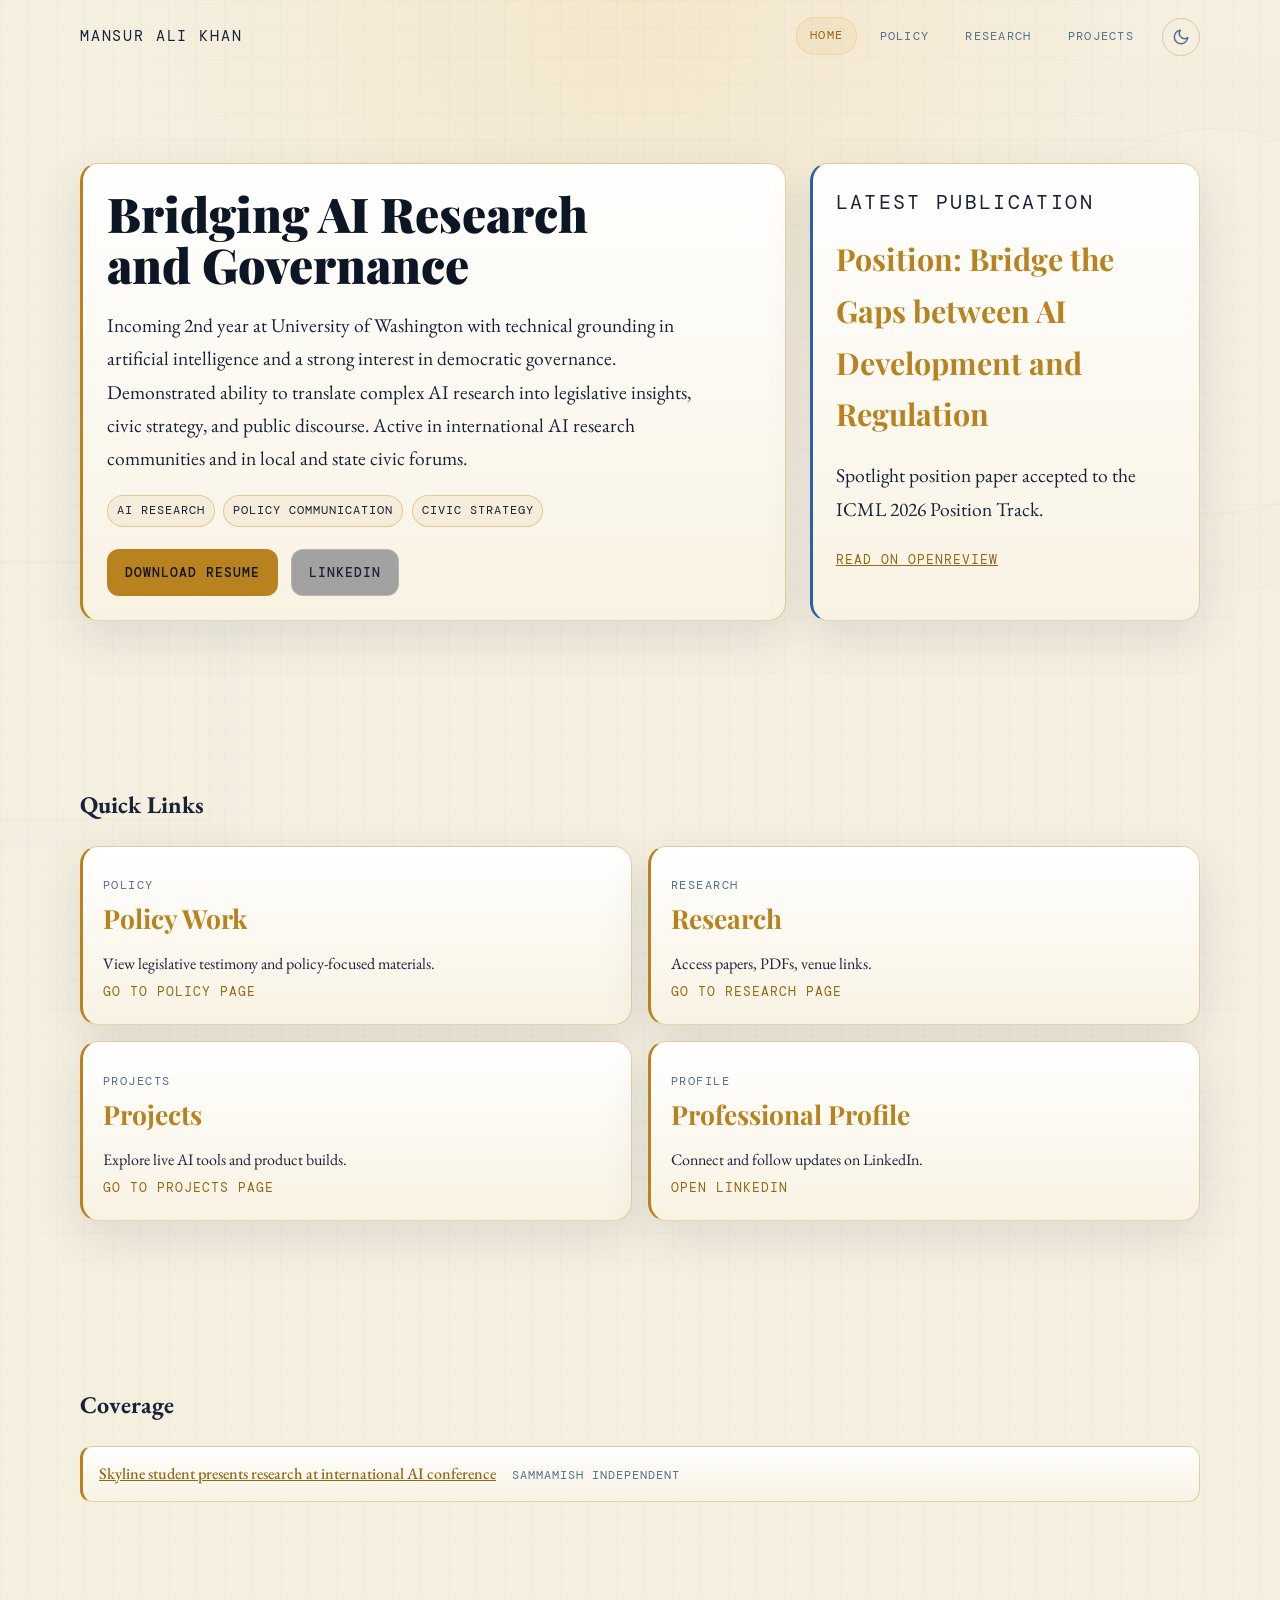
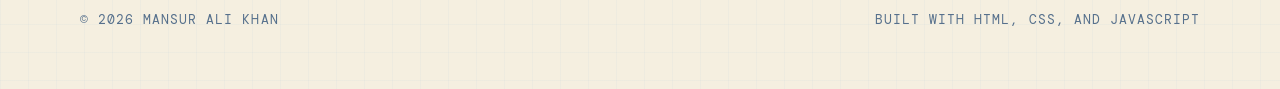
<file: index.html>
<!doctype html>
<html lang="en" data-theme="light">
<head>
  <meta charset="UTF-8">
  <meta name="viewport" content="width=device-width, initial-scale=1.0">
  <title>Mansur Ali Khan | Home</title>
  <link rel="preconnect" href="https://fonts.googleapis.com">
  <link rel="preconnect" href="https://fonts.gstatic.com" crossorigin>
  <link href="https://fonts.googleapis.com/css2?family=DM+Mono:wght@400;500&family=EB+Garamond:ital,wght@0,400;0,500;1,400&family=Playfair+Display:wght@700;900&display=swap" rel="stylesheet">
  <script>(function(){try{var t=localStorage.getItem("theme");if(t==="dark"||t==="light")document.documentElement.setAttribute("data-theme",t);}catch(e){}})();</script>
  <link rel="stylesheet" href="styles.css">
</head>
<body class="page-home">
  <header class="site-header">
    <div class="container nav-wrap">
      <a class="brand" href="index.html">Mansur Ali Khan</a>
      <button id="navToggle" class="nav-toggle" aria-label="Toggle navigation" aria-expanded="false">Menu</button>
      <nav id="mainNav" class="main-nav">
        <a class="active" href="index.html">Home</a>
        <a href="policy.html">Policy</a>
        <a href="research.html">Research</a>
        <a href="projects.html">Projects</a>
        <button id="themeToggle" class="theme-toggle" type="button" aria-label="Toggle color theme" title="Toggle color theme">
          <svg class="theme-icon-sun" viewBox="0 0 24 24" width="18" height="18" fill="none" stroke="currentColor" stroke-width="2" stroke-linecap="round" stroke-linejoin="round" aria-hidden="true"><circle cx="12" cy="12" r="4"/><path d="M12 2v2M12 20v2M4.93 4.93l1.41 1.41M17.66 17.66l1.41 1.41M2 12h2M20 12h2M4.93 19.07l1.41-1.41M17.66 6.34l1.41-1.41"/></svg>
          <svg class="theme-icon-moon" viewBox="0 0 24 24" width="18" height="18" fill="none" stroke="currentColor" stroke-width="2" stroke-linecap="round" stroke-linejoin="round" aria-hidden="true"><path d="M21 12.79A9 9 0 1 1 11.21 3 7 7 0 0 0 21 12.79z"/></svg>
        </button>
      </nav>
    </div>
  </header>

  <main>
    <section class="hero blue-bg">
      <div class="container hero-grid">
        <div class="hero-copy">
          <h1>Bridging AI Research and Governance</h1>
          <p>
            Incoming 2nd year at University of Washington with technical grounding in artificial intelligence and a strong interest in democratic governance.
            Demonstrated ability to translate complex AI research into legislative insights, civic strategy, and public discourse.
            Active in international AI research communities and in local and state civic forums.
          </p>
          <div class="hero-meta">
            <span>AI Research</span>
            <span>Policy Communication</span>
            <span>Civic Strategy</span>
          </div>
          <div class="btn-row">
            <a class="btn btn-gold" href="Jan2Resume.pdf" download>Download Resume</a>
            <a class="btn btn-outline" href="https://www.linkedin.com/in/mansur-ali-khan/" target="_blank" rel="noopener noreferrer">LinkedIn</a>
          </div>
        </div>
        <aside class="highlight-card">
          <p class="kicker">Latest Publication</p>
          <h2>Position: Bridge the Gaps between AI Development and Regulation</h2>
          <p>Spotlight position paper accepted to the ICML 2026 Position Track.</p>
          <a href="https://openreview.net/forum?id=1WYrzYfzVU" target="_blank" rel="noopener noreferrer">Read on OpenReview</a>
        </aside>
      </div>
    </section>

    <section class="section white-bg">
      <div class="container">
        <h2>Quick Links</h2>
        <div class="card-grid">
          <article class="card">
            <p class="kicker">Policy</p>
            <h3>Policy Work</h3>
            <p>View legislative testimony and policy-focused materials.</p>
            <a href="policy.html">Go to Policy page</a>
          </article>
          <article class="card">
            <p class="kicker">Research</p>
            <h3>Research</h3>
            <p>Access papers, PDFs, venue links.</p>
            <a href="research.html">Go to Research page</a>
          </article>
          <article class="card">
            <p class="kicker">Projects</p>
            <h3>Projects</h3>
            <p>Explore live AI tools and product builds.</p>
            <a href="projects.html">Go to Projects page</a>
          </article>
          <article class="card">
            <p class="kicker">Profile</p>
            <h3>Professional Profile</h3>
            <p>Connect and follow updates on LinkedIn.</p>
            <a href="https://www.linkedin.com/in/mansur-ali-khan/" target="_blank" rel="noopener noreferrer">Open LinkedIn</a>
          </article>
        </div>
      </div>
    </section>

    <section class="section blue-bg">
      <div class="container">
        <h2>Coverage</h2>
        <ul class="coverage-list">
          <li>
            <a href="https://sammamishindependent.com/2026/01/skyline-student-presents-research-at-international-ai-conference/" target="_blank" rel="noopener noreferrer">Skyline student presents research at international AI conference</a>
            <span class="coverage-source">Sammamish Independent</span>
          </li>
        </ul>
      </div>
    </section>
  </main>

  <footer class="site-footer blue-bg">
    <div class="container footer-inner">
      <p>© <span id="year"></span> Mansur Ali Khan</p>
      <p>Built with HTML, CSS, and JavaScript</p>
    </div>
  </footer>

  <script src="script.js"></script>
</body>
</html>
</file>
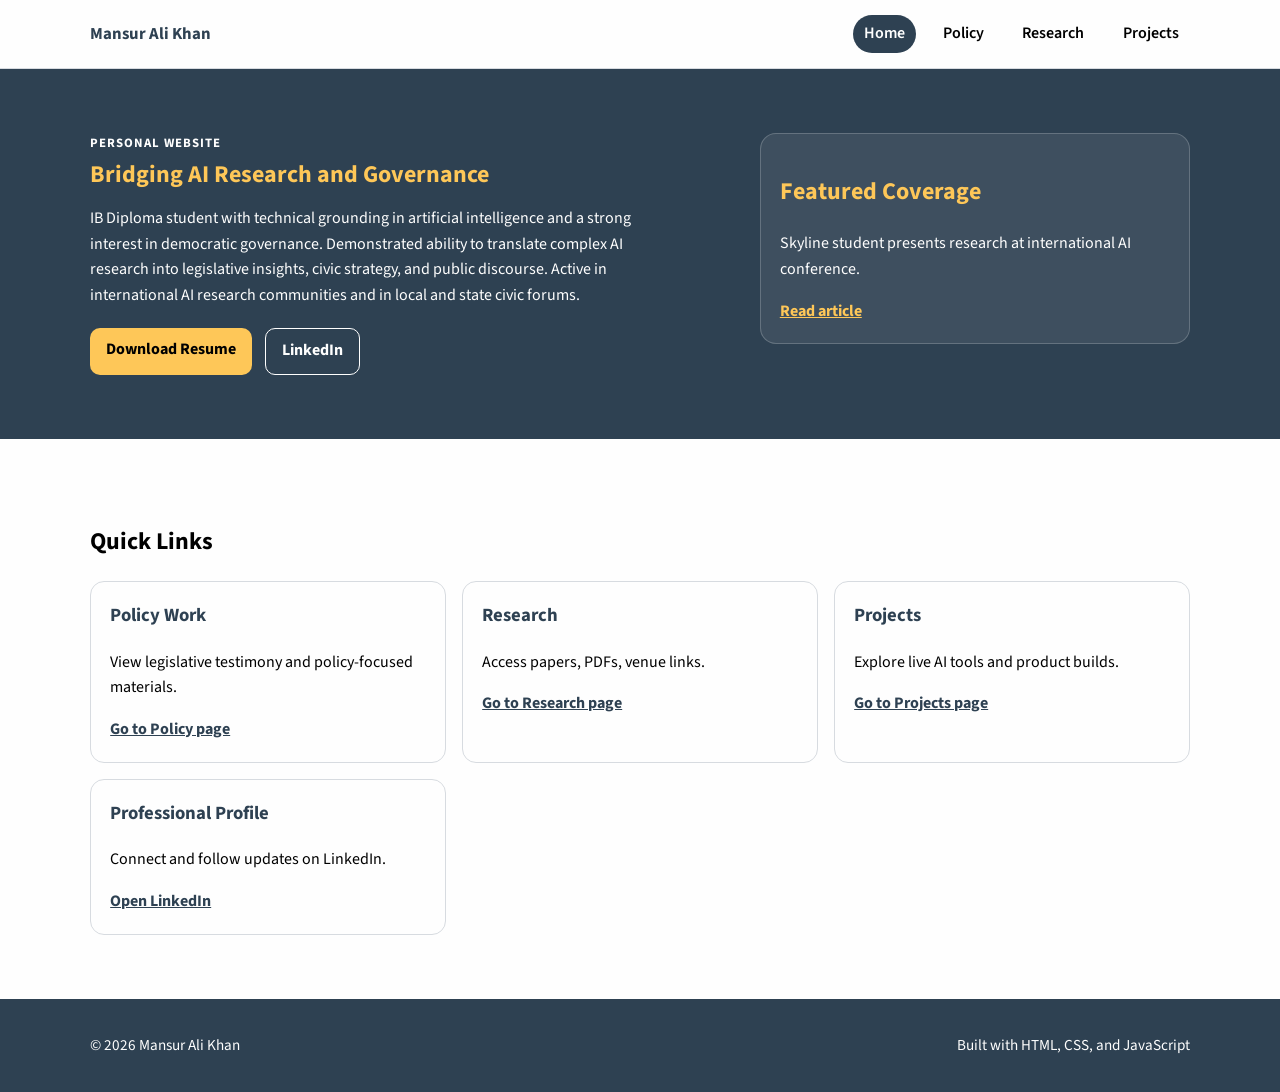
<file: backup-2026-03-12-theme-before-dark/index.html>
<!doctype html>
<html lang="en">
<head>
  <meta charset="UTF-8">
  <meta name="viewport" content="width=device-width, initial-scale=1.0">
  <title>Mansur Ali Khan | Home</title>
  <link rel="preconnect" href="https://fonts.googleapis.com">
  <link rel="preconnect" href="https://fonts.gstatic.com" crossorigin>
  <link href="https://fonts.googleapis.com/css2?family=Source+Sans+3:wght@400;600;700&display=swap" rel="stylesheet">
  <link rel="stylesheet" href="styles.css">
</head>
<body>
  <header class="site-header">
    <div class="container nav-wrap">
      <a class="brand" href="index.html">Mansur Ali Khan</a>
      <button id="navToggle" class="nav-toggle" aria-label="Toggle navigation" aria-expanded="false">Menu</button>
      <nav id="mainNav" class="main-nav">
        <a class="active" href="index.html">Home</a>
        <a href="policy.html">Policy</a>
        <a href="research.html">Research</a>
        <a href="projects.html">Projects</a>
      </nav>
    </div>
  </header>

  <main>
    <section class="hero blue-bg">
      <div class="container hero-grid">
        <div>
          <p class="kicker">Personal Website</p>
          <h1>Bridging AI Research and Governance</h1>
          <p>
            IB Diploma student with technical grounding in artificial intelligence and a strong interest in democratic governance.
            Demonstrated ability to translate complex AI research into legislative insights, civic strategy, and public discourse.
            Active in international AI research communities and in local and state civic forums.
          </p>
          <div class="btn-row">
            <a class="btn btn-gold" href="Jan2Resume.pdf" download>Download Resume</a>
            <a class="btn btn-outline" href="https://www.linkedin.com/in/mansur-ali-khan/" target="_blank" rel="noopener noreferrer">LinkedIn</a>
          </div>
        </div>
        <aside class="highlight-card">
          <h2>Featured Coverage</h2>
          <p>Skyline student presents research at international AI conference.</p>
          <a href="https://sammamishindependent.com/2026/01/skyline-student-presents-research-at-international-ai-conference/" target="_blank" rel="noopener noreferrer">Read article</a>
        </aside>
      </div>
    </section>

    <section class="section white-bg">
      <div class="container">
        <h2>Quick Links</h2>
        <div class="card-grid">
          <article class="card">
            <h3>Policy Work</h3>
            <p>View legislative testimony and policy-focused materials.</p>
            <a href="policy.html">Go to Policy page</a>
          </article>
          <article class="card">
            <h3>Research</h3>
            <p>Access papers, PDFs, venue links.</p>
            <a href="research.html">Go to Research page</a>
          </article>
          <article class="card">
            <h3>Projects</h3>
            <p>Explore live AI tools and product builds.</p>
            <a href="projects.html">Go to Projects page</a>
          </article>
          <article class="card">
            <h3>Professional Profile</h3>
            <p>Connect and follow updates on LinkedIn.</p>
            <a href="https://www.linkedin.com/in/mansur-ali-khan/" target="_blank" rel="noopener noreferrer">Open LinkedIn</a>
          </article>
        </div>
      </div>
    </section>
  </main>

  <footer class="site-footer blue-bg">
    <div class="container footer-inner">
      <p>© <span id="year"></span> Mansur Ali Khan</p>
      <p>Built with HTML, CSS, and JavaScript</p>
    </div>
  </footer>

  <script src="script.js"></script>
</body>
</html>
</file>
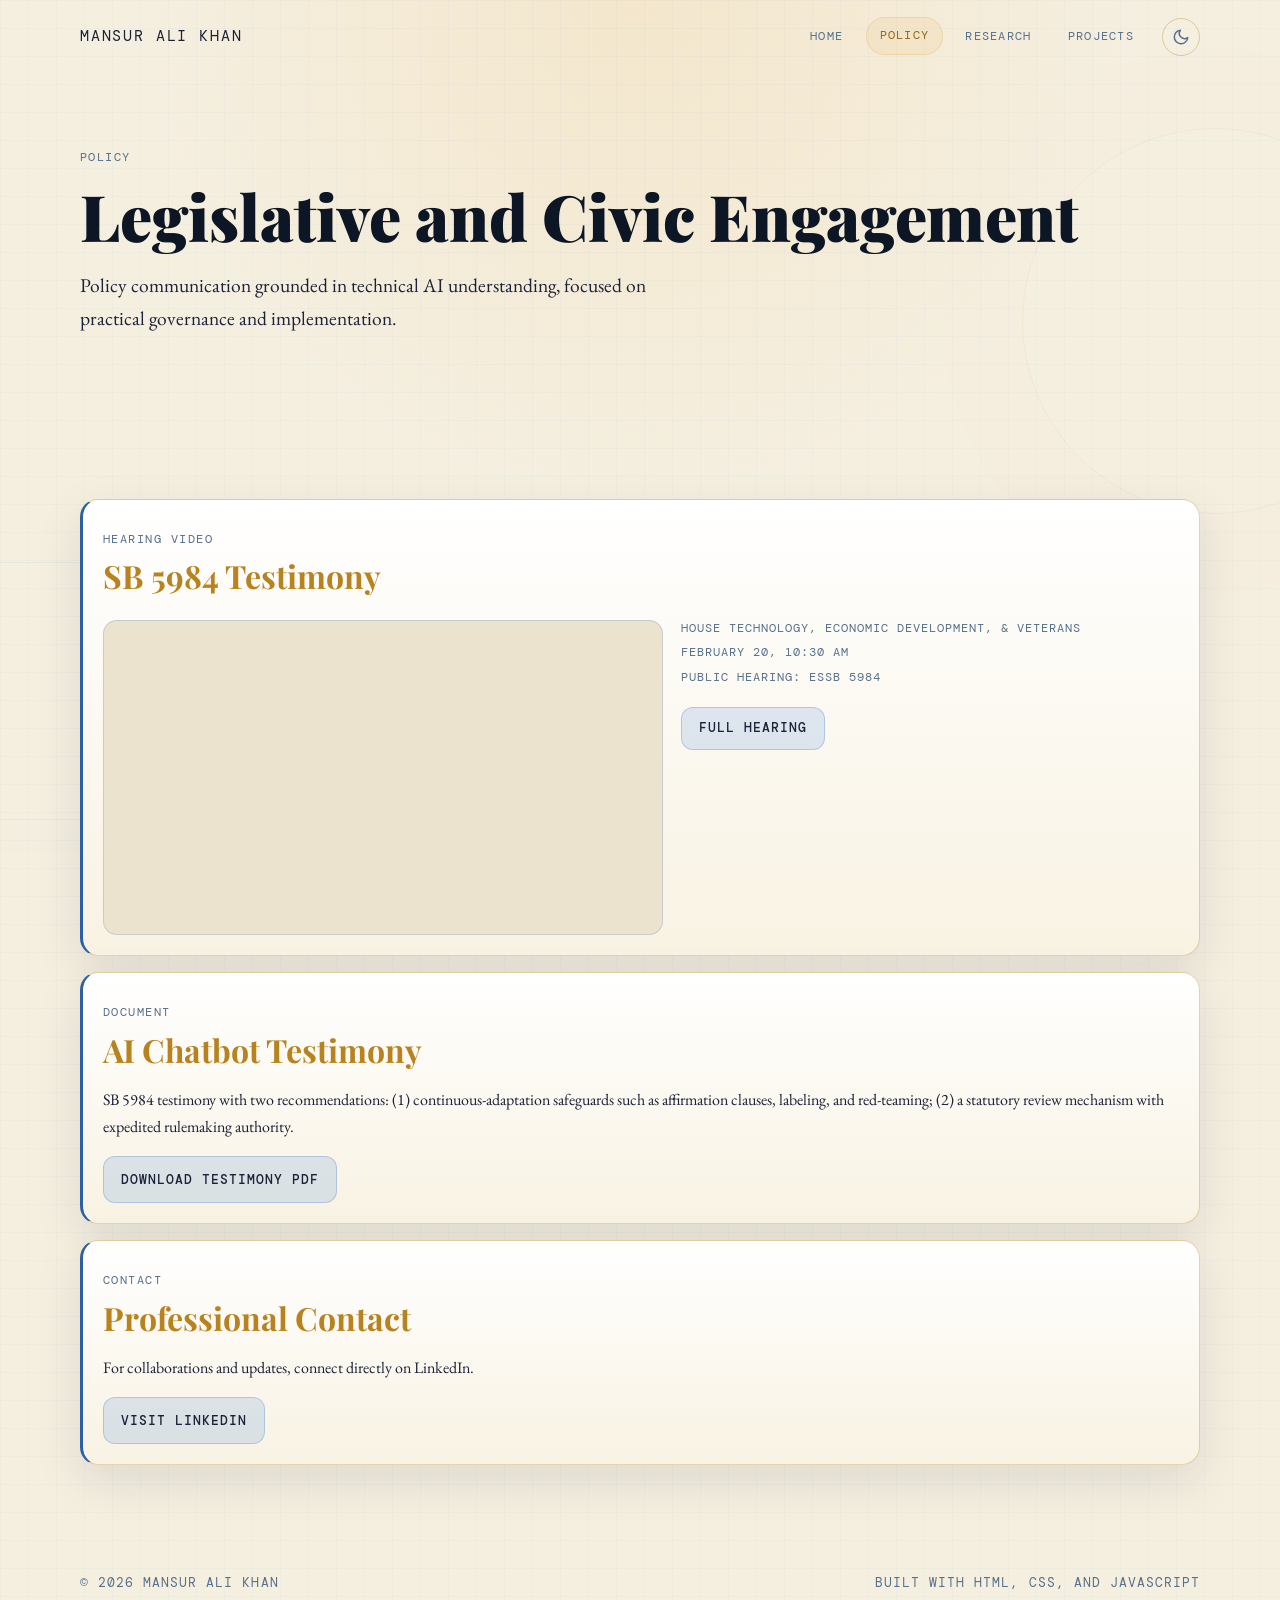
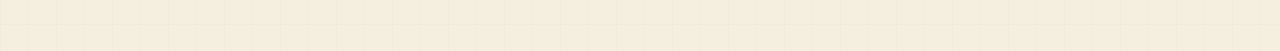
<file: policy.html>
<!doctype html>
<html lang="en" data-theme="light">
<head>
  <meta charset="UTF-8">
  <meta name="viewport" content="width=device-width, initial-scale=1.0">
  <title>Mansur Ali Khan | Policy</title>
  <link rel="preconnect" href="https://fonts.googleapis.com">
  <link rel="preconnect" href="https://fonts.gstatic.com" crossorigin>
  <link href="https://fonts.googleapis.com/css2?family=DM+Mono:wght@400;500&family=EB+Garamond:ital,wght@0,400;0,500;1,400&family=Playfair+Display:wght@700;900&display=swap" rel="stylesheet">
  <script>(function(){try{var t=localStorage.getItem("theme");if(t==="dark"||t==="light")document.documentElement.setAttribute("data-theme",t);}catch(e){}})();</script>
  <link rel="stylesheet" href="styles.css">
</head>
<body class="page-policy">
  <header class="site-header">
    <div class="container nav-wrap">
      <a class="brand" href="index.html">Mansur Ali Khan</a>
      <button id="navToggle" class="nav-toggle" aria-label="Toggle navigation" aria-expanded="false">Menu</button>
      <nav id="mainNav" class="main-nav">
        <a href="index.html">Home</a>
        <a class="active" href="policy.html">Policy</a>
        <a href="research.html">Research</a>
        <a href="projects.html">Projects</a>
        <button id="themeToggle" class="theme-toggle" type="button" aria-label="Toggle color theme" title="Toggle color theme">
          <svg class="theme-icon-sun" viewBox="0 0 24 24" width="18" height="18" fill="none" stroke="currentColor" stroke-width="2" stroke-linecap="round" stroke-linejoin="round" aria-hidden="true"><circle cx="12" cy="12" r="4"/><path d="M12 2v2M12 20v2M4.93 4.93l1.41 1.41M17.66 17.66l1.41 1.41M2 12h2M20 12h2M4.93 19.07l1.41-1.41M17.66 6.34l1.41-1.41"/></svg>
          <svg class="theme-icon-moon" viewBox="0 0 24 24" width="18" height="18" fill="none" stroke="currentColor" stroke-width="2" stroke-linecap="round" stroke-linejoin="round" aria-hidden="true"><path d="M21 12.79A9 9 0 1 1 11.21 3 7 7 0 0 0 21 12.79z"/></svg>
        </button>
      </nav>
    </div>
  </header>

  <main>
    <section class="section blue-bg">
      <div class="container">
        <p class="kicker">Policy</p>
        <h1>Legislative and Civic Engagement</h1>
        <p class="lead">
          Policy communication grounded in technical AI understanding, focused on practical governance and implementation.
        </p>
      </div>
    </section>

    <section class="section white-bg">
      <div class="container single-column">
        <article class="card policy-card">
          <p class="kicker">Hearing Video</p>
          <h2>SB 5984 Testimony</h2>
          <div class="policy-media-grid">
            <iframe
              class="policy-video"
              src="https://www.youtube.com/embed/TuLaVNf_Ej4?si=9DZX_VPjr6mwvEHt"
              title="SB 5984 Testimony YouTube video player"
              allow="accelerometer; autoplay; clipboard-write; encrypted-media; gyroscope; picture-in-picture; web-share"
              referrerpolicy="strict-origin-when-cross-origin"
              allowfullscreen
            ></iframe>
            <div class="entry-meta policy-hearing-meta">
              <span>House Technology, Economic Development, &amp; Veterans</span>
              <span>February 20, 10:30 am</span>
              <span>Public Hearing: ESSB 5984</span>
              <a class="btn btn-blue" href="https://tvw.org/video/house-technology-economic-development-veterans-2026021286/" target="_blank" rel="noopener noreferrer">Full Hearing</a>
            </div>
          </div>
        </article>

        <article class="card policy-card">
          <p class="kicker">Document</p>
          <h2>AI Chatbot Testimony</h2>
          <p>SB 5984 testimony with two recommendations: (1) continuous-adaptation safeguards such as affirmation clauses, labeling, and red-teaming; (2) a statutory review mechanism with expedited rulemaking authority.</p>
          <a class="btn btn-blue" href="Khan - SB 5984 Testimony.pdf" download>Download Testimony PDF</a>
        </article>

        <article class="card policy-card">
          <p class="kicker">Contact</p>
          <h2>Professional Contact</h2>
          <p>For collaborations and updates, connect directly on LinkedIn.</p>
          <a class="btn btn-blue" href="https://www.linkedin.com/in/mansur-ali-khan/" target="_blank" rel="noopener noreferrer">Visit LinkedIn</a>
        </article>
      </div>
    </section>
  </main>

  <footer class="site-footer blue-bg">
    <div class="container footer-inner">
      <p>© <span id="year"></span> Mansur Ali Khan</p>
      <p>Built with HTML, CSS, and JavaScript</p>
    </div>
  </footer>

  <script src="script.js"></script>
</body>
</html>
</file>
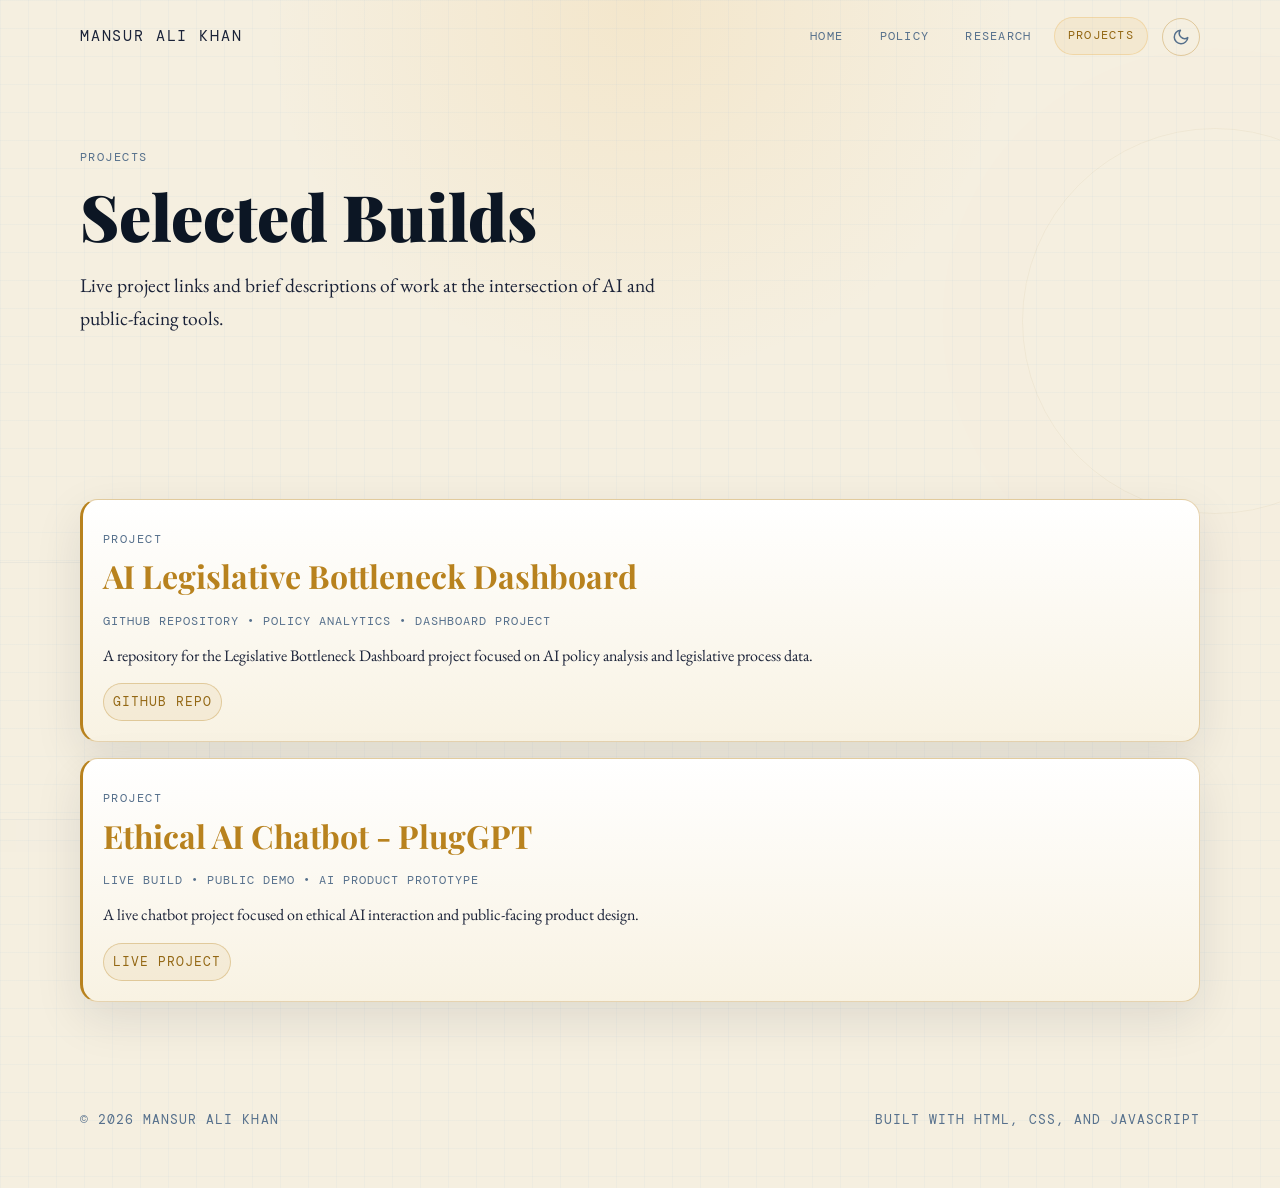
<file: projects.html>
<!doctype html>
<html lang="en" data-theme="light">
<head>
  <meta charset="UTF-8">
  <meta name="viewport" content="width=device-width, initial-scale=1.0">
  <title>Mansur Ali Khan | Projects</title>
  <link rel="preconnect" href="https://fonts.googleapis.com">
  <link rel="preconnect" href="https://fonts.gstatic.com" crossorigin>
  <link href="https://fonts.googleapis.com/css2?family=DM+Mono:wght@400;500&family=EB+Garamond:ital,wght@0,400;0,500;1,400&family=Playfair+Display:wght@700;900&display=swap" rel="stylesheet">
  <script>(function(){try{var t=localStorage.getItem("theme");if(t==="dark"||t==="light")document.documentElement.setAttribute("data-theme",t);}catch(e){}})();</script>
  <link rel="stylesheet" href="styles.css">
</head>
<body class="page-projects">
  <header class="site-header">
    <div class="container nav-wrap">
      <a class="brand" href="index.html">Mansur Ali Khan</a>
      <button id="navToggle" class="nav-toggle" aria-label="Toggle navigation" aria-expanded="false">Menu</button>
      <nav id="mainNav" class="main-nav">
        <a href="index.html">Home</a>
        <a href="policy.html">Policy</a>
        <a href="research.html">Research</a>
        <a class="active" href="projects.html">Projects</a>
        <button id="themeToggle" class="theme-toggle" type="button" aria-label="Toggle color theme" title="Toggle color theme">
          <svg class="theme-icon-sun" viewBox="0 0 24 24" width="18" height="18" fill="none" stroke="currentColor" stroke-width="2" stroke-linecap="round" stroke-linejoin="round" aria-hidden="true"><circle cx="12" cy="12" r="4"/><path d="M12 2v2M12 20v2M4.93 4.93l1.41 1.41M17.66 17.66l1.41 1.41M2 12h2M20 12h2M4.93 19.07l1.41-1.41M17.66 6.34l1.41-1.41"/></svg>
          <svg class="theme-icon-moon" viewBox="0 0 24 24" width="18" height="18" fill="none" stroke="currentColor" stroke-width="2" stroke-linecap="round" stroke-linejoin="round" aria-hidden="true"><path d="M21 12.79A9 9 0 1 1 11.21 3 7 7 0 0 0 21 12.79z"/></svg>
        </button>
      </nav>
    </div>
  </header>

  <main>
    <section class="section blue-bg">
      <div class="container">
        <p class="kicker">Projects</p>
        <h1>Selected Builds</h1>
        <p class="lead">Live project links and brief descriptions of work at the intersection of AI and public-facing tools.</p>
      </div>
    </section>

    <section class="section white-bg">
      <div class="container single-column">
        <article class="card research-card">
          <p class="kicker">Project</p>
          <h2>AI Legislative Bottleneck Dashboard</h2>
          <p class="entry-meta">GitHub repository • Policy analytics • Dashboard project</p>
          <p>
            A repository for the Legislative Bottleneck Dashboard project focused on AI policy analysis and legislative process data.
          </p>
          <div class="link-row">
            <a href="https://github.com/MansurAKhan/Legislative-Bottleneck-Dashboard" target="_blank" rel="noopener noreferrer">GitHub Repo</a>
          </div>
        </article>

        <article class="card research-card">
          <p class="kicker">Project</p>
          <h2>Ethical AI Chatbot - PlugGPT</h2>
          <p class="entry-meta">Live build • Public demo • AI product prototype</p>
          <p>
            A live chatbot project focused on ethical AI interaction and public-facing product design.
          </p>
          <div class="link-row">
            <a href="https://mansurakhan.github.io/plug-gpt" target="_blank" rel="noopener noreferrer">Live Project</a>
          </div>
        </article>
      </div>
    </section>
  </main>

  <footer class="site-footer blue-bg">
    <div class="container footer-inner">
      <p>© <span id="year"></span> Mansur Ali Khan</p>
      <p>Built with HTML, CSS, and JavaScript</p>
    </div>
  </footer>

  <script src="script.js"></script>
</body>
</html>
</file>
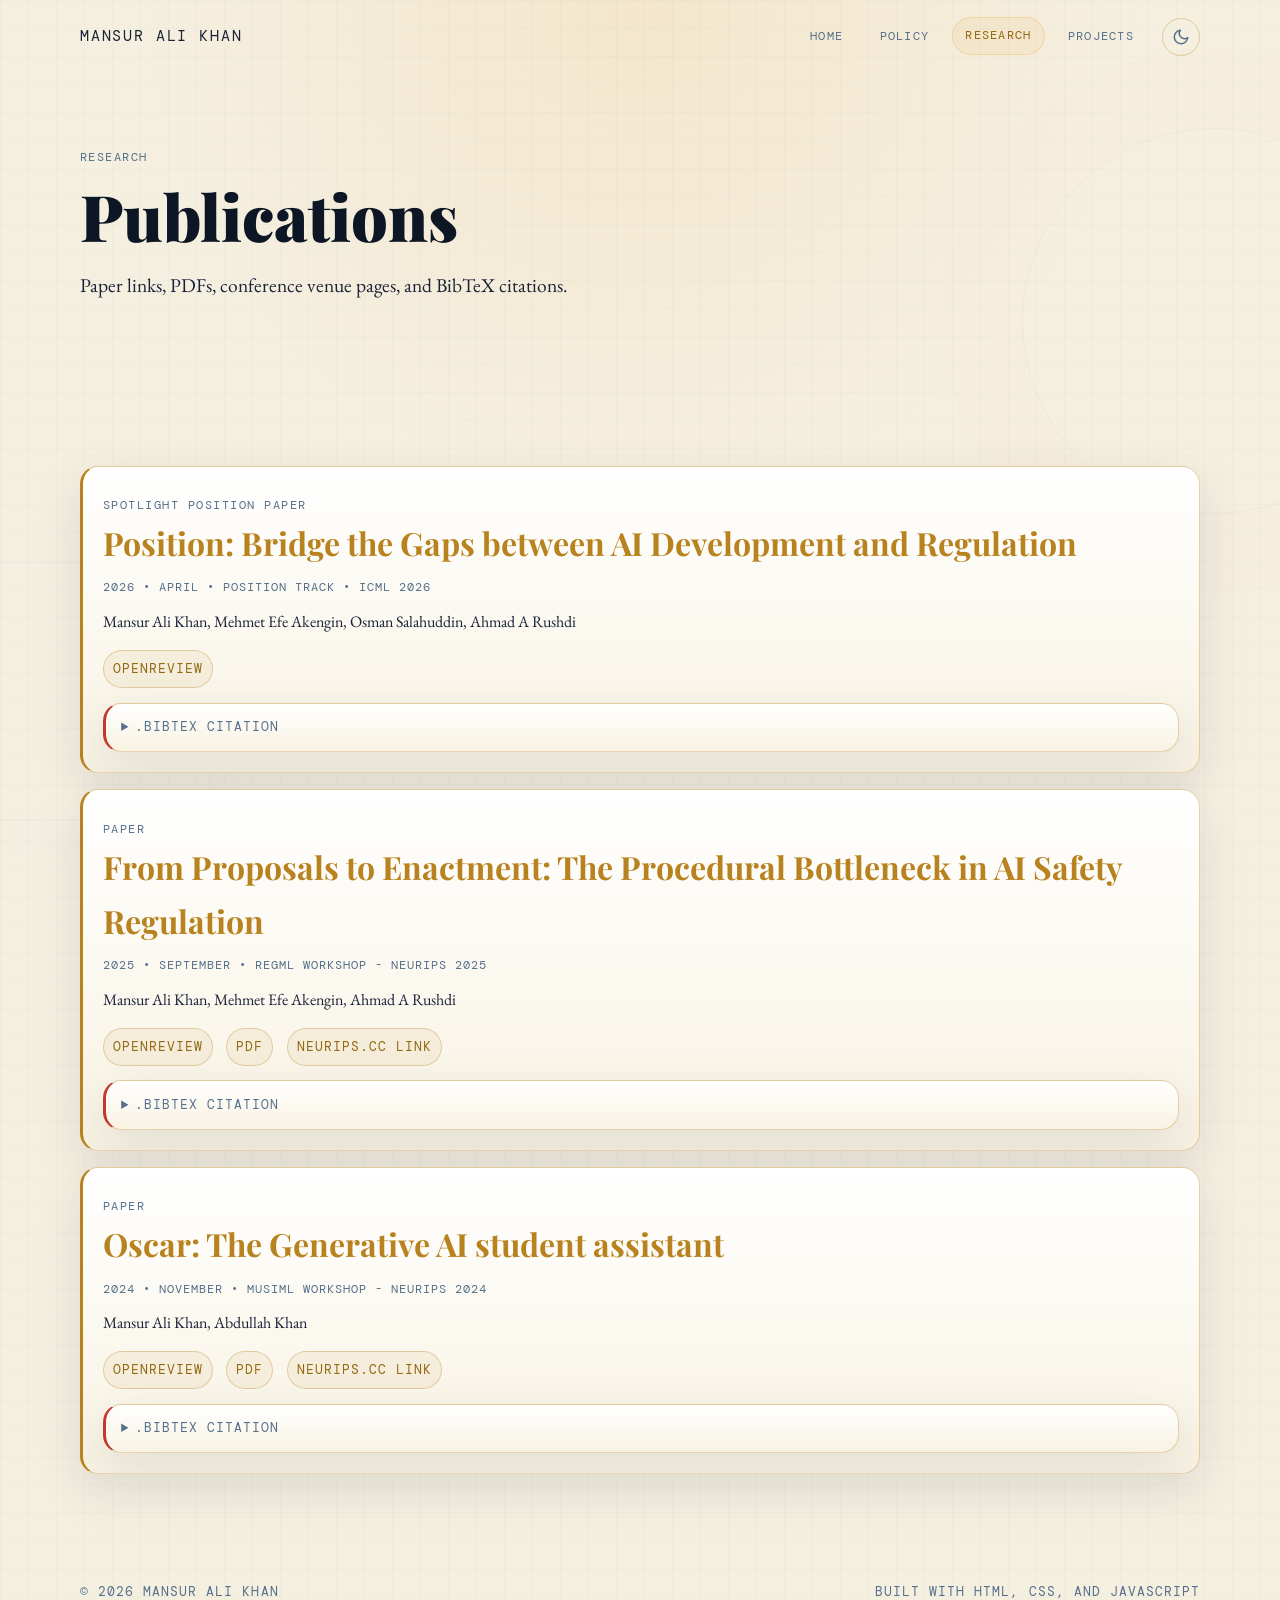
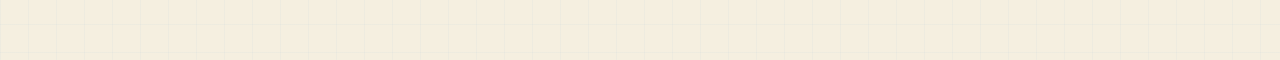
<file: research.html>
<!doctype html>
<html lang="en" data-theme="light">
<head>
  <meta charset="UTF-8">
  <meta name="viewport" content="width=device-width, initial-scale=1.0">
  <title>Mansur Ali Khan | Research</title>
  <link rel="preconnect" href="https://fonts.googleapis.com">
  <link rel="preconnect" href="https://fonts.gstatic.com" crossorigin>
  <link href="https://fonts.googleapis.com/css2?family=DM+Mono:wght@400;500&family=EB+Garamond:ital,wght@0,400;0,500;1,400&family=Playfair+Display:wght@700;900&display=swap" rel="stylesheet">
  <script>(function(){try{var t=localStorage.getItem("theme");if(t==="dark"||t==="light")document.documentElement.setAttribute("data-theme",t);}catch(e){}})();</script>
  <link rel="stylesheet" href="styles.css">
</head>
<body class="page-research">
  <header class="site-header">
    <div class="container nav-wrap">
      <a class="brand" href="index.html">Mansur Ali Khan</a>
      <button id="navToggle" class="nav-toggle" aria-label="Toggle navigation" aria-expanded="false">Menu</button>
      <nav id="mainNav" class="main-nav">
        <a href="index.html">Home</a>
        <a href="policy.html">Policy</a>
        <a class="active" href="research.html">Research</a>
        <a href="projects.html">Projects</a>
        <button id="themeToggle" class="theme-toggle" type="button" aria-label="Toggle color theme" title="Toggle color theme">
          <svg class="theme-icon-sun" viewBox="0 0 24 24" width="18" height="18" fill="none" stroke="currentColor" stroke-width="2" stroke-linecap="round" stroke-linejoin="round" aria-hidden="true"><circle cx="12" cy="12" r="4"/><path d="M12 2v2M12 20v2M4.93 4.93l1.41 1.41M17.66 17.66l1.41 1.41M2 12h2M20 12h2M4.93 19.07l1.41-1.41M17.66 6.34l1.41-1.41"/></svg>
          <svg class="theme-icon-moon" viewBox="0 0 24 24" width="18" height="18" fill="none" stroke="currentColor" stroke-width="2" stroke-linecap="round" stroke-linejoin="round" aria-hidden="true"><path d="M21 12.79A9 9 0 1 1 11.21 3 7 7 0 0 0 21 12.79z"/></svg>
        </button>
      </nav>
    </div>
  </header>

  <main>
    <section class="section blue-bg">
      <div class="container">
        <p class="kicker">Research</p>
        <h1>Publications</h1>
        <p class="lead">Paper links, PDFs, conference venue pages, and BibTeX citations.</p>
      </div>
    </section>

    <section class="section white-bg">
      <div class="container single-column">
        <article class="card research-card">
          <p class="kicker">Spotlight Position Paper</p>
          <h2>Position: Bridge the Gaps between AI Development and Regulation</h2>
          <p class="entry-meta">2026 • April • Position Track • ICML 2026</p>
          <p>Mansur Ali Khan, Mehmet Efe Akengin, Osman Salahuddin, Ahmad A Rushdi</p>
          <div class="link-row">
            <a href="https://openreview.net/forum?id=1WYrzYfzVU" target="_blank" rel="noopener noreferrer">OpenReview</a>
          </div>
          <details class="bibtex-details">
            <summary>.bibtex citation</summary>
            <pre>@inproceedings{
  khan2026bridgeTheGap,
  title={Position: Bridge the Gaps between {AI} Development and Regulation},
  author={Mansur Ali Khan and Mehmet Efe Akengin and Osman Salahuddin and Ahmad A Rushdi},
  booktitle={ICML 2026 Position Track},
  year={2026},
  url={https://openreview.net/forum?id=1WYrzYfzVU}
}</pre>
          </details>
        </article>

        <article class="card research-card">
          <p class="kicker">Paper</p>
          <h2>From Proposals to Enactment: The Procedural Bottleneck in AI Safety Regulation</h2>
          <p class="entry-meta">2025 • September • RegML Workshop - NeurIPS 2025</p>
          <p>Mansur Ali Khan, Mehmet Efe Akengin, Ahmad A Rushdi</p>
          <div class="link-row">
            <a href="https://openreview.net/forum?id=OCn2y7QDTB" target="_blank" rel="noopener noreferrer">OpenReview</a>
            <a href="https://openreview.net/pdf?id=OCn2y7QDTB" target="_blank" rel="noopener noreferrer">PDF</a>
            <a href="https://neurips.cc/virtual/2025/loc/san-diego/130224" target="_blank" rel="noopener noreferrer">NeurIPS.cc link</a>
          </div>
          <details class="bibtex-details">
            <summary>.bibtex citation</summary>
            <pre>@inproceedings{
  khan2025from,
  title={From Proposals to Enactment: The Procedural Bottleneck in {AI} Safety Regulation},
  author={Mansur Ali Khan and Mehmet Efe Akengin and Ahmad A Rushdi},
  booktitle={NeurIPS 2025 Workshop on Regulatable ML},
  year={2025},
  url={https://openreview.net/forum?id=OCn2y7QDTB}
}</pre>
          </details>
        </article>

        <article class="card research-card">
          <p class="kicker">Paper</p>
          <h2>Oscar: The Generative AI student assistant</h2>
          <p class="entry-meta">2024 • November • MusIML Workshop - NeurIPS 2024</p>
          <p>Mansur Ali Khan, Abdullah Khan</p>
          <div class="link-row">
            <a href="https://openreview.net/forum?id=E9FPuJjcaG" target="_blank" rel="noopener noreferrer">OpenReview</a>
            <a href="https://openreview.net/pdf?id=E9FPuJjcaG" target="_blank" rel="noopener noreferrer">PDF</a>
            <a href="https://neurips.cc/virtual/2024/109154" target="_blank" rel="noopener noreferrer">NeurIPS.cc link</a>
          </div>
          <details class="bibtex-details">
            <summary>.bibtex citation</summary>
            <pre>@inproceedings{
  khan2024oscar,
  title={Oscar: The Generative {AI} student assistant},
  author={Mansur Ali Khan and Abdullah Khan},
  booktitle={Muslims in ML Workshop co-located with NeurIPS 2024},
  year={2024},
  url={https://openreview.net/forum?id=E9FPuJjcaG}
}</pre>
          </details>
        </article>
      </div>
    </section>
  </main>

  <footer class="site-footer blue-bg">
    <div class="container footer-inner">
      <p>© <span id="year"></span> Mansur Ali Khan</p>
      <p>Built with HTML, CSS, and JavaScript</p>
    </div>
  </footer>

  <script src="script.js"></script>
</body>
</html>
</file>
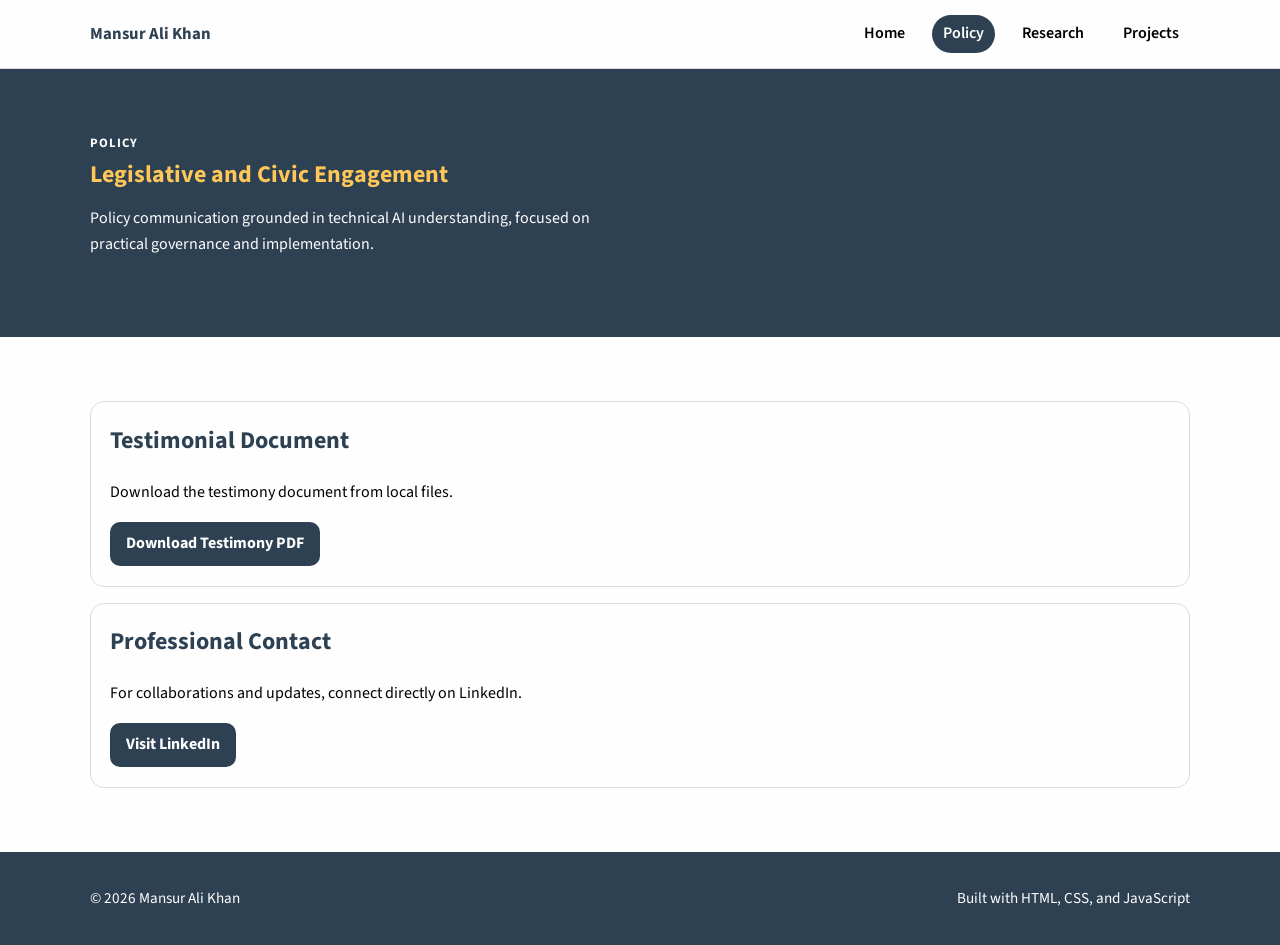
<file: backup-2026-03-12-theme-before-dark/policy.html>
<!doctype html>
<html lang="en">
<head>
  <meta charset="UTF-8">
  <meta name="viewport" content="width=device-width, initial-scale=1.0">
  <title>Mansur Ali Khan | Policy</title>
  <link rel="preconnect" href="https://fonts.googleapis.com">
  <link rel="preconnect" href="https://fonts.gstatic.com" crossorigin>
  <link href="https://fonts.googleapis.com/css2?family=Source+Sans+3:wght@400;600;700&display=swap" rel="stylesheet">
  <link rel="stylesheet" href="styles.css">
</head>
<body>
  <header class="site-header">
    <div class="container nav-wrap">
      <a class="brand" href="index.html">Mansur Ali Khan</a>
      <button id="navToggle" class="nav-toggle" aria-label="Toggle navigation" aria-expanded="false">Menu</button>
      <nav id="mainNav" class="main-nav">
        <a href="index.html">Home</a>
        <a class="active" href="policy.html">Policy</a>
        <a href="research.html">Research</a>
        <a href="projects.html">Projects</a>
      </nav>
    </div>
  </header>

  <main>
    <section class="section blue-bg">
      <div class="container">
        <p class="kicker">Policy</p>
        <h1>Legislative and Civic Engagement</h1>
        <p class="lead">
          Policy communication grounded in technical AI understanding, focused on practical governance and implementation.
        </p>
      </div>
    </section>

    <section class="section white-bg">
      <div class="container single-column">
        <article class="card policy-card">
          <h2>Testimonial Document</h2>
          <p>Download the testimony document from local files.</p>
          <a class="btn btn-blue" href="Khan - SB 5984 Testimony.pdf" download>Download Testimony PDF</a>
        </article>

        <article class="card policy-card">
          <h2>Professional Contact</h2>
          <p>For collaborations and updates, connect directly on LinkedIn.</p>
          <a class="btn btn-blue" href="https://www.linkedin.com/in/mansur-ali-khan/" target="_blank" rel="noopener noreferrer">Visit LinkedIn</a>
        </article>
      </div>
    </section>
  </main>

  <footer class="site-footer blue-bg">
    <div class="container footer-inner">
      <p>© <span id="year"></span> Mansur Ali Khan</p>
      <p>Built with HTML, CSS, and JavaScript</p>
    </div>
  </footer>

  <script src="script.js"></script>
</body>
</html>
</file>
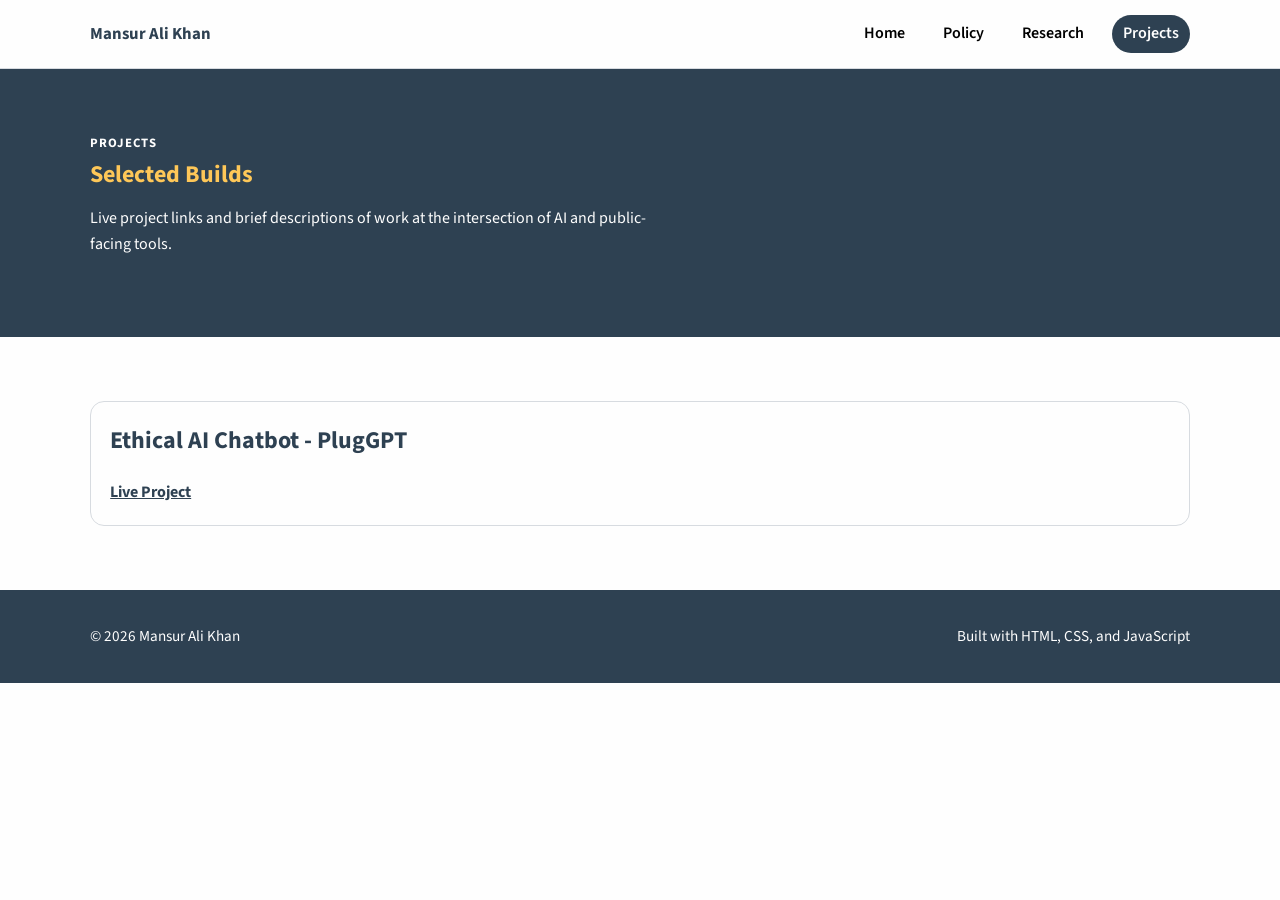
<file: backup-2026-03-12-theme-before-dark/projects.html>
<!doctype html>
<html lang="en">
<head>
  <meta charset="UTF-8">
  <meta name="viewport" content="width=device-width, initial-scale=1.0">
  <title>Mansur Ali Khan | Projects</title>
  <link rel="preconnect" href="https://fonts.googleapis.com">
  <link rel="preconnect" href="https://fonts.gstatic.com" crossorigin>
  <link href="https://fonts.googleapis.com/css2?family=Source+Sans+3:wght@400;600;700&display=swap" rel="stylesheet">
  <link rel="stylesheet" href="styles.css">
</head>
<body>
  <header class="site-header">
    <div class="container nav-wrap">
      <a class="brand" href="index.html">Mansur Ali Khan</a>
      <button id="navToggle" class="nav-toggle" aria-label="Toggle navigation" aria-expanded="false">Menu</button>
      <nav id="mainNav" class="main-nav">
        <a href="index.html">Home</a>
        <a href="policy.html">Policy</a>
        <a href="research.html">Research</a>
        <a class="active" href="projects.html">Projects</a>
      </nav>
    </div>
  </header>

  <main>
    <section class="section blue-bg">
      <div class="container">
        <p class="kicker">Projects</p>
        <h1>Selected Builds</h1>
        <p class="lead">Live project links and brief descriptions of work at the intersection of AI and public-facing tools.</p>
      </div>
    </section>

    <section class="section white-bg">
      <div class="container single-column">
        <article class="card research-card">
          <h2>Ethical AI Chatbot - PlugGPT</h2>
          <div class="link-row">
            <a href="https://mansurakhan.github.io/plug-gpt" target="_blank" rel="noopener noreferrer">Live Project</a>
          </div>
        </article>
      </div>
    </section>
  </main>

  <footer class="site-footer blue-bg">
    <div class="container footer-inner">
      <p>© <span id="year"></span> Mansur Ali Khan</p>
      <p>Built with HTML, CSS, and JavaScript</p>
    </div>
  </footer>

  <script src="script.js"></script>
</body>
</html>
</file>
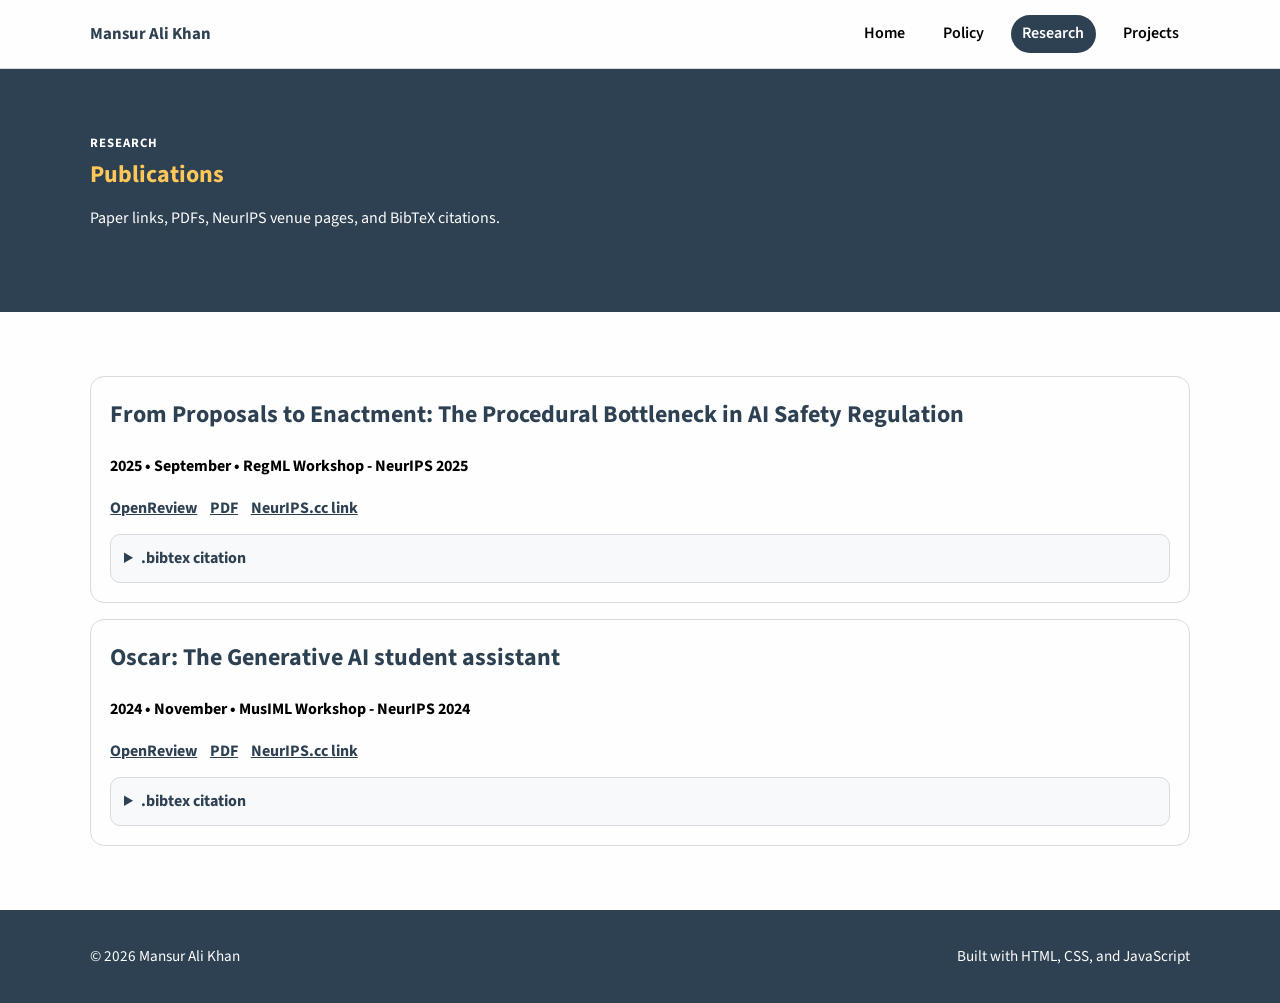
<file: backup-2026-03-12-theme-before-dark/research.html>
<!doctype html>
<html lang="en">
<head>
  <meta charset="UTF-8">
  <meta name="viewport" content="width=device-width, initial-scale=1.0">
  <title>Mansur Ali Khan | Research</title>
  <link rel="preconnect" href="https://fonts.googleapis.com">
  <link rel="preconnect" href="https://fonts.gstatic.com" crossorigin>
  <link href="https://fonts.googleapis.com/css2?family=Source+Sans+3:wght@400;600;700&display=swap" rel="stylesheet">
  <link rel="stylesheet" href="styles.css">
</head>
<body>
  <header class="site-header">
    <div class="container nav-wrap">
      <a class="brand" href="index.html">Mansur Ali Khan</a>
      <button id="navToggle" class="nav-toggle" aria-label="Toggle navigation" aria-expanded="false">Menu</button>
      <nav id="mainNav" class="main-nav">
        <a href="index.html">Home</a>
        <a href="policy.html">Policy</a>
        <a class="active" href="research.html">Research</a>
        <a href="projects.html">Projects</a>
      </nav>
    </div>
  </header>

  <main>
    <section class="section blue-bg">
      <div class="container">
        <p class="kicker">Research</p>
        <h1>Publications</h1>
        <p class="lead">Paper links, PDFs, NeurIPS venue pages, and BibTeX citations.</p>
      </div>
    </section>

    <section class="section white-bg">
      <div class="container single-column">
        <article class="card research-card">
          <h2>From Proposals to Enactment: The Procedural Bottleneck in AI Safety Regulation</h2>
          <p><strong>2025 • September • RegML Workshop - NeurIPS 2025</strong></p>
          <div class="link-row">
            <a href="https://openreview.net/forum?id=OCn2y7QDTB" target="_blank" rel="noopener noreferrer">OpenReview</a>
            <a href="https://openreview.net/pdf?id=OCn2y7QDTB" target="_blank" rel="noopener noreferrer">PDF</a>
            <a href="https://neurips.cc/virtual/2025/loc/san-diego/130224" target="_blank" rel="noopener noreferrer">NeurIPS.cc link</a>
          </div>
          <details class="bibtex-details">
            <summary>.bibtex citation</summary>
            <pre>@inproceedings{
  khan2025from,
  title={From Proposals to Enactment: The Procedural Bottleneck in {AI} Safety Regulation},
  author={Mansur Ali Khan and Mehmet Efe Akengin and Ahmad A Rushdi},
  booktitle={NeurIPS 2025 Workshop on Regulatable ML},
  year={2025},
  url={https://openreview.net/forum?id=OCn2y7QDTB}
}</pre>
          </details>
        </article>

        <article class="card research-card">
          <h2>Oscar: The Generative AI student assistant</h2>
          <p><strong>2024 • November • MusIML Workshop - NeurIPS 2024</strong></p>
          <div class="link-row">
            <a href="https://openreview.net/forum?id=E9FPuJjcaG" target="_blank" rel="noopener noreferrer">OpenReview</a>
            <a href="https://openreview.net/pdf?id=E9FPuJjcaG" target="_blank" rel="noopener noreferrer">PDF</a>
            <a href="https://neurips.cc/virtual/2024/109154" target="_blank" rel="noopener noreferrer">NeurIPS.cc link</a>
          </div>
          <details class="bibtex-details">
            <summary>.bibtex citation</summary>
            <pre>@inproceedings{
  khan2024oscar,
  title={Oscar: The Generative {AI} student assistant},
  author={Mansur Ali Khan and Abdullah Khan},
  booktitle={Muslims in ML Workshop co-located with NeurIPS 2024},
  year={2024},
  url={https://openreview.net/forum?id=E9FPuJjcaG}
}</pre>
          </details>
        </article>
      </div>
    </section>
  </main>

  <footer class="site-footer blue-bg">
    <div class="container footer-inner">
      <p>© <span id="year"></span> Mansur Ali Khan</p>
      <p>Built with HTML, CSS, and JavaScript</p>
    </div>
  </footer>

  <script src="script.js"></script>
</body>
</html>
</file>
<file: styles.css>
:root {
  --bg: #0c1624;
  --panel: #131f33;
  --panel-deep: #080f1a;
  --accent: #e8a838;
  --accent-soft: #f5c060;
  --text: #f0e8d8;
  --white: #ffffff;
  --muted: #7a96b4;
  --info: #3a7bd5;
  --danger: #c0392b;
  --success: #3d9e6a;
  --border: rgba(232, 168, 56, 0.3);
  --shadow: 0 24px 80px rgba(0, 0, 0, 0.38);
}

* {
  box-sizing: border-box;
}

html {
  scroll-behavior: smooth;
}

body {
  margin: 0;
  font-family: "EB Garamond", Georgia, serif;
  color: var(--text);
  background:
    linear-gradient(rgba(58, 123, 213, 0.035) 1px, transparent 1px),
    linear-gradient(90deg, rgba(58, 123, 213, 0.035) 1px, transparent 1px),
    radial-gradient(circle at top, rgba(232, 168, 56, 0.12), transparent 28%),
    var(--bg);
  background-size: 28px 28px, 28px 28px, auto, auto;
  line-height: 1.7;
  min-height: 100vh;
}

body::before,
body::after {
  content: "";
  position: fixed;
  inset: auto;
  pointer-events: none;
  z-index: 0;
  opacity: 0.05;
}

body::before {
  top: 8rem;
  right: -8rem;
  width: 24rem;
  height: 24rem;
  border: 1px solid var(--accent-soft);
  border-radius: 50%;
  box-shadow:
    0 0 0 2.5rem transparent,
    0 0 0 5rem rgba(245, 192, 96, 0.08),
    0 0 0 7.5rem transparent;
}

body::after {
  left: -3rem;
  bottom: 5rem;
  width: 16rem;
  height: 16rem;
  border: 1px solid var(--info);
  box-shadow:
    2rem 2rem 0 rgba(58, 123, 213, 0.08),
    4rem 4rem 0 rgba(58, 123, 213, 0.04);
}

a {
  color: var(--accent-soft);
}

.container {
  position: relative;
  z-index: 1;
  width: min(1120px, 92%);
  margin: 0 auto;
}

.site-header {
  position: sticky;
  top: 0;
  z-index: 100;
  backdrop-filter: blur(0);
  background: transparent;
  border-bottom: 1px solid transparent;
  transition:
    background-color 180ms ease,
    border-color 180ms ease,
    backdrop-filter 180ms ease,
    box-shadow 180ms ease;
}

.site-header.scrolled {
  backdrop-filter: blur(14px);
  background: rgba(8, 15, 26, 0.86);
  border-bottom-color: rgba(232, 168, 56, 0.18);
  box-shadow: 0 8px 30px rgba(0, 0, 0, 0.18);
}

.nav-wrap {
  display: flex;
  align-items: center;
  justify-content: space-between;
  min-height: 74px;
  gap: 1rem;
}

.brand {
  font-family: "DM Mono", monospace;
  font-size: 0.95rem;
  letter-spacing: 0.12em;
  text-transform: uppercase;
  color: var(--text);
  text-decoration: none;
}

.main-nav {
  display: flex;
  gap: 0.55rem;
}

.main-nav a {
  color: var(--muted);
  text-decoration: none;
  padding: 0.45rem 0.8rem;
  border: 1px solid transparent;
  border-radius: 999px;
  font-family: "DM Mono", monospace;
  font-size: 0.78rem;
  text-transform: uppercase;
  letter-spacing: 0.1em;
  transition:
    color 160ms ease,
    border-color 160ms ease,
    background-color 160ms ease,
    transform 160ms ease;
}

.main-nav a.active,
.main-nav a:hover {
  color: var(--accent-soft);
  background: rgba(232, 168, 56, 0.09);
  border-color: rgba(232, 168, 56, 0.28);
  transform: translateY(-1px);
}

.nav-toggle {
  display: none;
  border: 1px solid rgba(232, 168, 56, 0.28);
  background: transparent;
  color: var(--text);
  border-radius: 10px;
  padding: 0.45rem 0.7rem;
  font: inherit;
}

.section,
.hero {
  padding: 4.5rem 0;
}

.hero {
  padding-top: 5.5rem;
}

.hero h1,
.section h1 {
  margin: 0 0 1rem;
  line-height: 1.06;
  font-family: "Playfair Display", Georgia, serif;
  font-weight: 900;
  color: var(--white);
  text-wrap: balance;
}

.hero h1 {
  font-size: clamp(2.4rem, 4vw, 3rem);
}

.section h1 {
  font-size: clamp(2.4rem, 5vw, 4.2rem);
}

.hero p,
.lead {
  max-width: 68ch;
  font-size: 1.22rem;
  color: var(--text);
}

.kicker {
  font-family: "DM Mono", monospace;
  text-transform: uppercase;
  letter-spacing: 0.12em;
  font-size: 0.77rem;
  margin: 0 0 0.85rem;
  color: var(--muted);
}

.blue-bg,
.white-bg {
  background: transparent;
  color: var(--text);
}

.hero-grid {
  display: grid;
  grid-template-columns: minmax(0, 1.45fr) minmax(290px, 0.8fr);
  gap: 1.5rem;
  align-items: stretch;
}

.hero-copy,
.highlight-card,
.card,
.bibtex-details {
  position: relative;
  background: linear-gradient(180deg, rgba(19, 31, 51, 0.98), rgba(11, 20, 34, 0.98));
  border: 1px solid var(--border);
  border-radius: 18px;
  box-shadow: var(--shadow);
}

.hero-copy,
.highlight-card,
.card {
  overflow: hidden;
}

.hero-copy {
  padding: 1.5rem;
  border-left: 3px solid var(--accent);
}

.highlight-card {
  padding: 1.4rem;
  border-left: 3px solid var(--info);
}

.highlight-card h2 {
  margin: 0 0 0.8rem;
  font-family: "Playfair Display", Georgia, serif;
  font-size: 1.9rem;
  color: var(--accent);
}

.highlight-card a {
  color: var(--accent-soft);
  font-family: "DM Mono", monospace;
  font-size: 0.8rem;
  letter-spacing: 0.08em;
  text-transform: uppercase;
}

.hero-meta {
  display: flex;
  flex-wrap: wrap;
  gap: 0.55rem;
  margin: 1rem 0 0;
}

.hero-meta span,
.entry-meta {
  display: inline-flex;
  align-items: center;
  gap: 0.4rem;
  font-family: "DM Mono", monospace;
  font-size: 0.78rem;
  line-height: 1.4;
  text-transform: uppercase;
  letter-spacing: 0.08em;
  color: var(--muted);
}

.hero-meta span {
  padding: 0.4rem 0.55rem;
  border-radius: 999px;
  border: 1px solid rgba(232, 168, 56, 0.22);
  background: rgba(8, 15, 26, 0.55);
}

.btn-row {
  margin-top: 1.4rem;
  display: flex;
  gap: 0.8rem;
  flex-wrap: wrap;
}

.btn {
  display: inline-block;
  padding: 0.72rem 1.05rem;
  border-radius: 12px;
  text-decoration: none;
  font-family: "DM Mono", monospace;
  font-size: 0.8rem;
  font-weight: 500;
  letter-spacing: 0.08em;
  text-transform: uppercase;
  border: 1px solid transparent;
  transition:
    transform 160ms ease,
    border-color 160ms ease,
    background-color 160ms ease,
    color 160ms ease;
}

.btn:hover {
  transform: translateY(-1px);
}

.btn-gold {
  background: var(--accent);
  color: #111111;
}

.btn-outline {
  border-color: rgba(240, 232, 216, 0.28);
  color: var(--text);
  background: rgba(19, 31, 51, 0.38);
}

.btn-blue {
  background: rgba(58, 123, 213, 0.16);
  border-color: rgba(58, 123, 213, 0.28);
  color: var(--text);
}

.card a.btn-blue {
  color: var(--text);
}

.card-grid {
  display: grid;
  grid-template-columns: repeat(2, minmax(0, 1fr));
  gap: 1rem;
}

.single-column {
  display: grid;
  gap: 1rem;
}

.card {
  padding: 1.25rem;
  border-left: 3px solid var(--accent);
}

.policy-card {
  border-left-color: var(--info);
}

.policy-card p + .btn {
  display: inline-block;
  margin-top: 1rem;
}

.policy-media-grid {
  display: grid;
  grid-template-columns: minmax(460px, 560px) minmax(260px, 1fr);
  gap: 1.15rem;
  align-items: start;
  margin-top: 1rem;
}

.policy-video {
  width: 100%;
  max-width: 560px;
  display: block;
  justify-self: start;
  border-radius: 14px;
  border: 1px solid rgba(58, 123, 213, 0.22);
  background: var(--panel-deep);
  aspect-ratio: 16 / 9;
  min-height: 315px;
}

.policy-hearing-meta {
  display: grid;
  gap: 0.45rem;
  margin-top: 0;
  align-content: start;
}

.policy-hearing-meta .btn {
  margin-top: 0.8rem;
  justify-self: start;
}

.research-card {
  border-left-color: var(--accent);
}

.card h2,
.card h3 {
  margin: 0;
  font-family: "Playfair Display", Georgia, serif;
  color: var(--accent);
}

.card h2 {
  font-size: 2rem;
}

.card h3 {
  font-size: 1.65rem;
}

.card p {
  margin: 0.55rem 0 0;
}

.card a {
  color: var(--accent-soft);
  font-family: "DM Mono", monospace;
  font-size: 0.8rem;
  letter-spacing: 0.08em;
  text-transform: uppercase;
  text-decoration: none;
}

.link-row {
  display: flex;
  flex-wrap: wrap;
  gap: 0.85rem;
  margin-top: 0.9rem;
}

.link-row a {
  padding: 0.45rem 0.55rem;
  border: 1px solid rgba(232, 168, 56, 0.22);
  border-radius: 999px;
  background: rgba(8, 15, 26, 0.48);
}

.bibtex-details {
  margin-top: 0.9rem;
  padding: 0.8rem 0.95rem;
  border-left: 3px solid var(--danger);
  background: linear-gradient(180deg, rgba(8, 15, 26, 0.98), rgba(11, 20, 34, 0.98));
}

.bibtex-details summary {
  cursor: pointer;
  color: var(--muted);
  font-family: "DM Mono", monospace;
  font-size: 0.8rem;
  letter-spacing: 0.08em;
  text-transform: uppercase;
}

.bibtex-details pre {
  margin: 0.8rem 0 0;
  white-space: pre-wrap;
  word-break: break-word;
  font-family: "DM Mono", monospace;
  font-size: 0.88rem;
  color: var(--text);
}

.coverage-list {
  list-style: none;
  margin: 1rem 0 0;
  padding: 0;
  display: grid;
  gap: 0.6rem;
}

.coverage-list li {
  display: flex;
  flex-wrap: wrap;
  align-items: baseline;
  gap: 0.6rem 1rem;
  padding: 0.85rem 1rem;
  background: linear-gradient(180deg, rgba(19, 31, 51, 0.98), rgba(11, 20, 34, 0.98));
  border: 1px solid var(--border);
  border-left: 3px solid var(--accent);
  border-radius: 12px;
}

.coverage-list a {
  font-weight: 500;
}

.coverage-source {
  font-family: "DM Mono", monospace;
  font-size: 0.78rem;
  text-transform: uppercase;
  letter-spacing: 0.08em;
  color: var(--muted);
}

.site-footer {
  padding: 1.4rem 0 2.8rem;
}

.footer-inner {
  display: flex;
  justify-content: space-between;
  gap: 1rem;
  flex-wrap: wrap;
  font-family: "DM Mono", monospace;
  font-size: 0.8rem;
  text-transform: uppercase;
  letter-spacing: 0.08em;
  color: var(--muted);
}

@media (max-width: 920px) {
  .hero-grid,
  .card-grid {
    grid-template-columns: 1fr;
  }

}

@media (max-width: 760px) {
  .policy-media-grid {
    grid-template-columns: 1fr;
  }

  .policy-video {
    min-height: 220px;
  }
}

@media (max-width: 700px) {
  .section,
  .hero {
    padding: 3.5rem 0;
  }

  .nav-toggle {
    display: inline-block;
  }

  .main-nav {
    position: absolute;
    right: 4%;
    top: 66px;
    background: rgba(8, 15, 26, 0.96);
    border: 1px solid var(--border);
    border-radius: 12px;
    padding: 0.6rem;
    display: none;
    flex-direction: column;
    min-width: 170px;
    box-shadow: var(--shadow);
  }

  .main-nav.open {
    display: flex;
  }

  .hero-copy,
  .highlight-card,
  .card,
  .bibtex-details {
    border-radius: 14px;
  }

  .hero h1,
  .section h1 {
    line-height: 1.1;
  }
}

.theme-toggle {
  display: inline-flex;
  align-items: center;
  justify-content: center;
  width: 38px;
  height: 38px;
  margin-left: 0.35rem;
  padding: 0;
  border: 1px solid var(--border);
  background: transparent;
  color: var(--muted);
  border-radius: 999px;
  cursor: pointer;
  transition:
    color 160ms ease,
    border-color 160ms ease,
    background-color 160ms ease,
    transform 160ms ease;
}

.theme-toggle:hover {
  color: var(--accent-soft);
  border-color: rgba(232, 168, 56, 0.45);
  background: rgba(232, 168, 56, 0.09);
  transform: translateY(-1px);
}

[data-theme="light"] .theme-icon-sun { display: none; }
:root:not([data-theme="light"]) .theme-icon-moon { display: none; }

:root[data-theme="light"] {
  --bg: #f5efe0;
  --panel: #ffffff;
  --panel-deep: #ebe3cd;
  --accent: #b8821e;
  --accent-soft: #936713;
  --text: #1a2238;
  --white: #0c1624;
  --muted: #56708c;
  --info: #2c5fa4;
  --border: rgba(184, 130, 30, 0.35);
  --shadow: 0 16px 48px rgba(20, 30, 50, 0.10);
}

[data-theme="light"] .hero-copy,
[data-theme="light"] .highlight-card,
[data-theme="light"] .card,
[data-theme="light"] .bibtex-details,
[data-theme="light"] .coverage-list li {
  background: linear-gradient(180deg, rgba(255, 255, 255, 0.98), rgba(248, 242, 226, 0.98));
}

[data-theme="light"] .hero-meta span,
[data-theme="light"] .link-row a {
  background: rgba(184, 130, 30, 0.08);
  border-color: rgba(184, 130, 30, 0.32);
  color: var(--text);
}

[data-theme="light"] .link-row a {
  color: var(--accent-soft);
}

[data-theme="light"] .site-header.scrolled {
  background: rgba(245, 239, 224, 0.86);
  border-bottom-color: rgba(184, 130, 30, 0.22);
  box-shadow: 0 8px 22px rgba(20, 30, 50, 0.08);
}

@media (max-width: 700px) {
  [data-theme="light"] .main-nav {
    background: rgba(255, 255, 255, 0.96);
  }
}
</file>
<file: backup-2026-03-12-theme-before-dark/styles.css>
:root {
  --white: #fefefe;
  --blue: #2e4152;
  --gold: #fec758;
  --text-dark: #000000;
  --text-light: #fefefe;
  --border: #d7dbe0;
}

* {
  box-sizing: border-box;
}

body {
  margin: 0;
  font-family: "Source Sans 3", Arial, sans-serif;
  color: var(--text-dark);
  background: var(--white);
  line-height: 1.6;
}

.container {
  width: min(1100px, 92%);
  margin: 0 auto;
}

.site-header {
  position: sticky;
  top: 0;
  z-index: 100;
  background: var(--white);
  border-bottom: 1px solid var(--border);
}

.nav-wrap {
  display: flex;
  align-items: center;
  justify-content: space-between;
  min-height: 68px;
  gap: 1rem;
}

.brand {
  font-size: 1.05rem;
  font-weight: 700;
  color: var(--blue);
  text-decoration: none;
}

.main-nav {
  display: flex;
  gap: 1rem;
}

.main-nav a {
  color: var(--text-dark);
  text-decoration: none;
  padding: 0.4rem 0.7rem;
  border-radius: 999px;
  font-weight: 600;
}

.main-nav a.active,
.main-nav a:hover {
  background: var(--blue);
  color: var(--text-light);
}

.nav-toggle {
  display: none;
  border: 1px solid var(--blue);
  background: transparent;
  color: var(--blue);
  border-radius: 8px;
  padding: 0.45rem 0.7rem;
  font: inherit;
}

.section,
.hero {
  padding: 4rem 0;
}

.hero h1,
.section h1 {
  margin: 0 0 1rem;
  line-height: 1.2;
}

.hero p,
.lead {
  max-width: 70ch;
}

.kicker {
  text-transform: uppercase;
  letter-spacing: 0.08em;
  font-size: 0.8rem;
  margin: 0 0 0.5rem;
  font-weight: 700;
}

.blue-bg {
  background: var(--blue);
  color: var(--text-light);
}

.blue-bg h1,
.blue-bg h2,
.blue-bg h3 {
  color: var(--gold);
}

.white-bg {
  background: var(--white);
  color: var(--text-dark);
}

.hero-grid {
  display: grid;
  grid-template-columns: 1.5fr 1fr;
  gap: 1.5rem;
  align-items: start;
}

.highlight-card {
  background: rgba(254, 254, 254, 0.08);
  border: 1px solid rgba(254, 254, 254, 0.2);
  border-radius: 16px;
  padding: 1.2rem;
}

.highlight-card a {
  color: var(--gold);
  font-weight: 700;
}

.btn-row {
  margin-top: 1.2rem;
  display: flex;
  gap: 0.8rem;
  flex-wrap: wrap;
}

.btn {
  display: inline-block;
  padding: 0.6rem 1rem;
  border-radius: 10px;
  text-decoration: none;
  font-weight: 700;
}

.btn-gold {
  background: var(--gold);
  color: var(--text-dark);
}

.btn-outline {
  border: 1px solid var(--white);
  color: var(--white);
}

.btn-blue {
  background: var(--blue);
  color: var(--white);
}

.card a.btn-blue {
  color: var(--white);
}

.card-grid {
  display: grid;
  grid-template-columns: repeat(3, minmax(0, 1fr));
  gap: 1rem;
}

.single-column {
  display: grid;
  gap: 1rem;
}

.card {
  border: 1px solid var(--border);
  border-radius: 14px;
  padding: 1.2rem;
  background: var(--white);
}

.card h2,
.card h3 {
  margin-top: 0;
  color: var(--blue);
}

.card a {
  color: var(--blue);
  font-weight: 700;
}

.link-row {
  display: flex;
  flex-wrap: wrap;
  gap: 0.8rem;
}

.bibtex-details {
  margin-top: 0.8rem;
  border: 1px solid var(--border);
  border-radius: 10px;
  padding: 0.65rem 0.8rem;
  background: #f7f9fb;
}

.bibtex-details summary {
  cursor: pointer;
  color: var(--blue);
  font-weight: 700;
}

.bibtex-details pre {
  margin: 0.7rem 0 0;
  white-space: pre-wrap;
  word-break: break-word;
  font-size: 0.92rem;
}

.site-footer {
  padding: 1.2rem 0;
}

.footer-inner {
  display: flex;
  justify-content: space-between;
  gap: 1rem;
  flex-wrap: wrap;
  font-size: 0.95rem;
}

@media (max-width: 880px) {
  .hero-grid {
    grid-template-columns: 1fr;
  }

  .card-grid {
    grid-template-columns: 1fr;
  }
}

@media (max-width: 700px) {
  .nav-toggle {
    display: inline-block;
  }

  .main-nav {
    position: absolute;
    right: 4%;
    top: 66px;
    background: var(--white);
    border: 1px solid var(--border);
    border-radius: 12px;
    padding: 0.6rem;
    display: none;
    flex-direction: column;
    min-width: 170px;
  }

  .main-nav.open {
    display: flex;
  }
}
</file>
